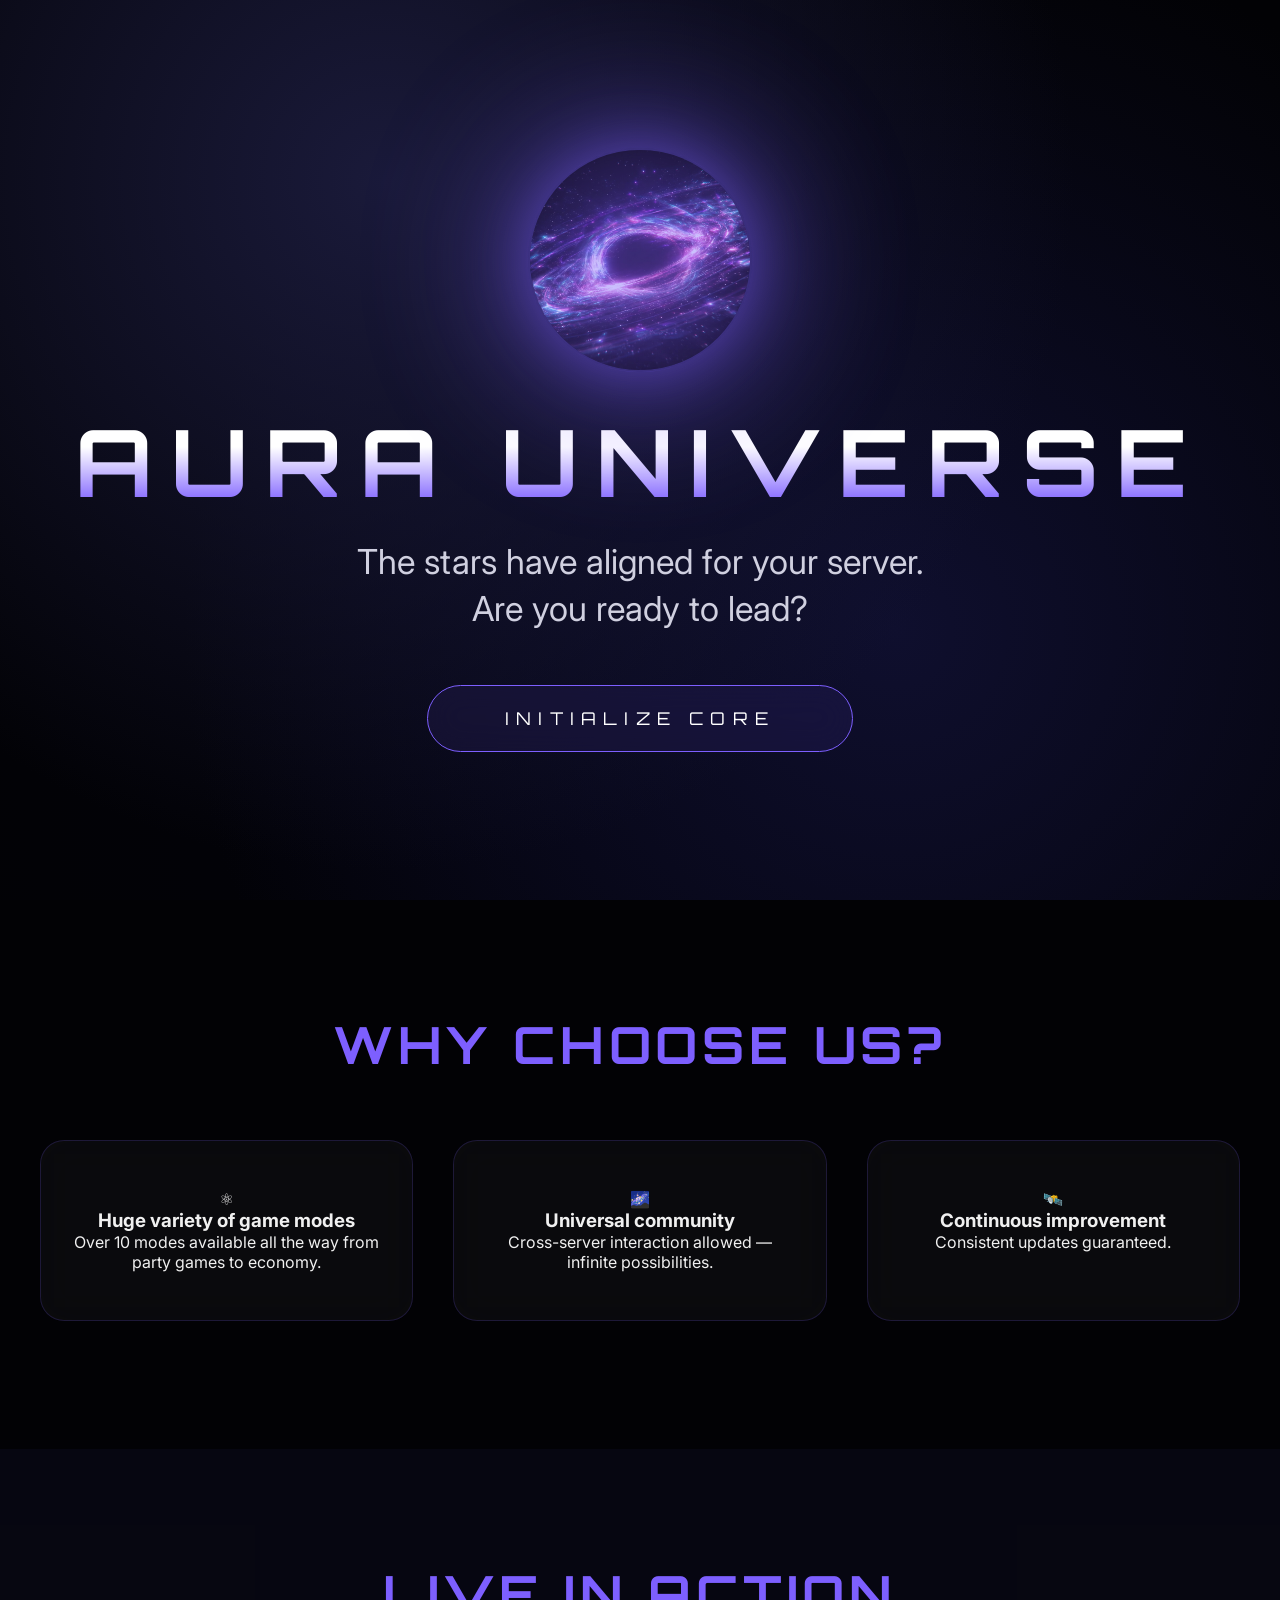
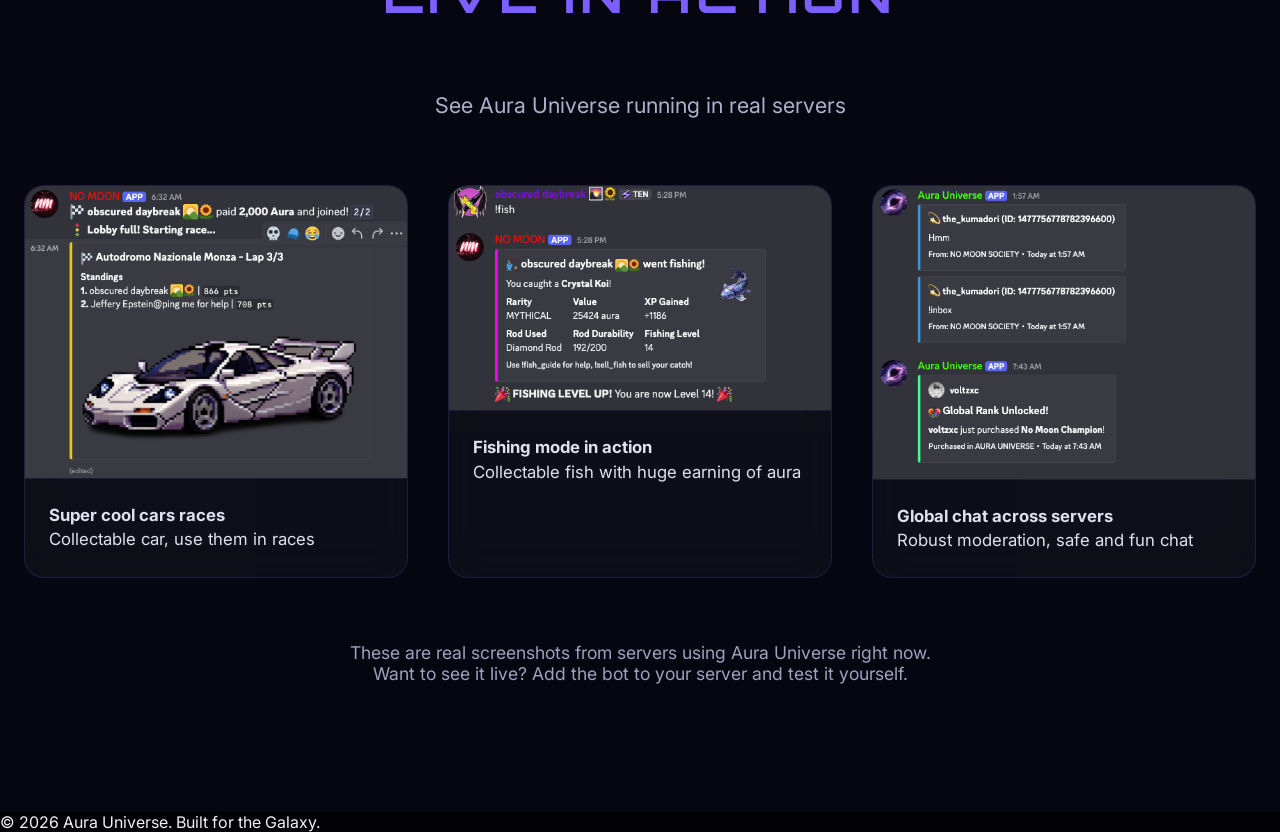
<file: index.html>
<!DOCTYPE html>
<html lang="en">
<head>
    <meta charset="UTF-8">
    <meta name="viewport" content="width=device-width, initial-scale=1.0">
    <title>Aura Universe | Create a remarkable venture</title>
    <link rel="stylesheet" href="style-main.css?v=1.1">
    <link href="https://fonts.googleapis.com/css2?family=Orbitron:wght@400;700&family=Inter:wght@300;400;600&display=swap" rel="stylesheet">
    <link rel="icon" type="image/x-icon" href="Images/aura_universe_logo.png">
</head>
<body>
    <!-- HERO -->
    <header class="vessel-header">
        <div class="logo-wrapper">
            <img src="Images/aura_universe_logo.png" 
                 alt="Aura Logo" 
                 class="main-logo">
            <div class="aura-glow"></div>
        </div>

        <h1 class="glitch-text">AURA UNIVERSE</h1>

        <p class="mysterious-intro">
            The stars have aligned for your server.<br>
            Are you ready to lead?
        </p>

        <a href="setup.html" class="start-btn">INITIALIZE CORE</a>
    </header>

    <!-- WHY CHOOSE US -->
    <section class="philosophy">
        <h2 class="section-title">WHY CHOOSE US?</h2>
        <div class="feature-grid">
            <div class="feature-item">
                <span class="icon">⚛️</span>
                <h3>Huge variety of game modes</h3>
                <p>Over 10 modes available all the way from party games to economy.</p>
            </div>
            <div class="feature-item">
                <span class="icon">🌌</span>
                <h3>Universal community</h3>
                <p>Cross-server interaction allowed — infinite possibilities.</p>
            </div>
            <div class="feature-item">
                <span class="icon">🛰️</span>
                <h3>Continuous improvement</h3>
                <p>Consistent updates guaranteed.</p>
            </div>
        </div>
    </section>

    <section class="live-proof">
    <h2 class="section-title">LIVE IN ACTION</h2>
    <p class="section-subtitle">See Aura Universe running in real servers</p>
    
    <div class="screenshot-grid">
        
        <div class="screenshot-card">
            <img src="proof/car.png" 
                 alt="Aura Bot in racing" 
                 class="server-screenshot">
            <div class="caption">
                <strong>Super cool cars races</strong><br>
                Collectable car, use them in races
            </div>
        </div>

        <div class="screenshot-card">
            <img src="proof/fishing.png" 
                 alt="Aura Bot with fishing" 
                 class="server-screenshot">
            <div class="caption">
                <strong>Fishing mode in action</strong><br>
                Collectable fish with huge earning of aura
            </div>
        </div>

        <div class="screenshot-card">
            <img src="proof/globalchat.png" 
                 alt="Chat across server" 
                 class="server-screenshot">
            <div class="caption">
                <strong>Global chat across servers</strong><br>
            Robust moderation, safe and fun chat
            </div>
        </div>
    </div>

    <p class="proof-note">
        These are real screenshots from servers using Aura Universe right now.<br>
        Want to see it live? Add the bot to your server and test it yourself.
    </p>
</section>

    <footer class="void-footer">
        <p>© 2026 Aura Universe. Built for the Galaxy.</p>
    </footer>

    <script src="script.js"></script>
</body>
</html>
</file>
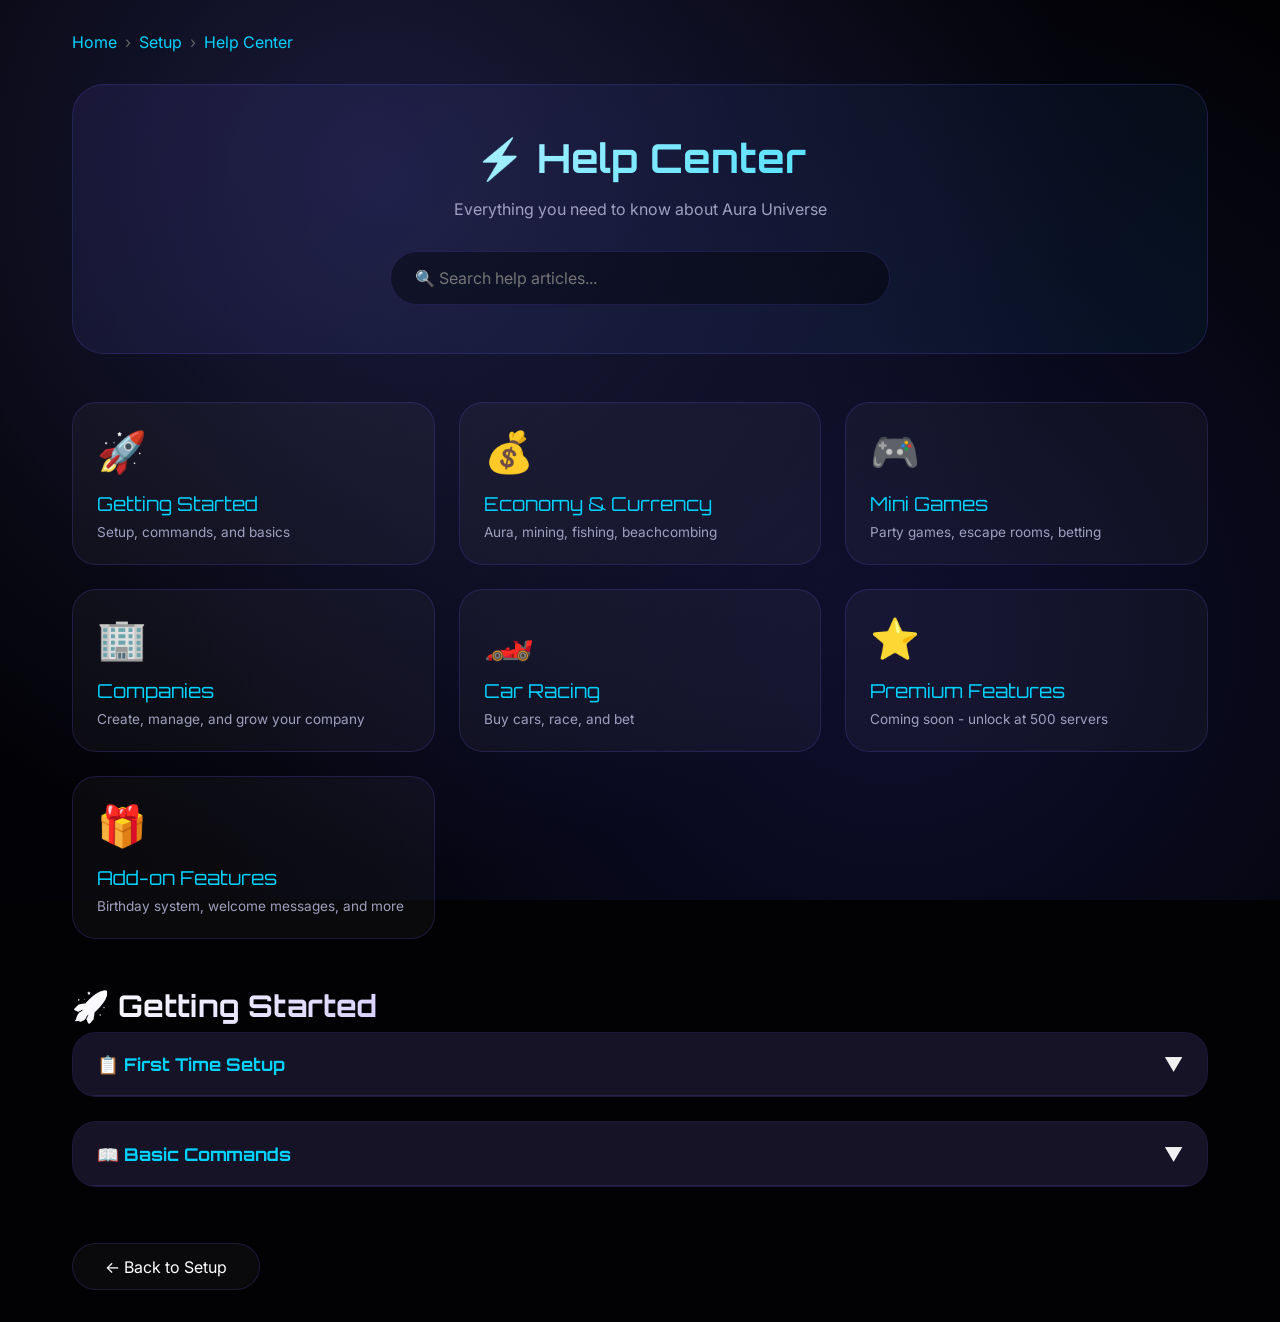
<file: help.html>
<!DOCTYPE html>
<html lang="en">
<head>
    <meta charset="UTF-8">
    <meta name="viewport" content="width=device-width, initial-scale=1.0">
    <title>Help Center - Aura Universe</title>
    <link href="https://fonts.googleapis.com/css2?family=Inter:opsz,wght@14..32,300;14..32,400;14..32,600;14..32,700&family=Orbitron:wght@400;500;600;700&display=swap" rel="stylesheet">
    <link rel="stylesheet" href="style-setup.css">
    <link rel="icon" type="image/x-icon" href="Images/aura_universe_logo.png">
    <style>
        html {
            scroll-behavior: smooth;
        }
        .help-container {
            max-width: 1200px;
            margin: 0 auto;
            padding: 2rem;
        }

        /* Hero Section */
        .help-hero {
            text-align: center;
            padding: 3rem 1rem;
            background: linear-gradient(135deg, rgba(125,95,255,0.1), rgba(0,210,255,0.05));
            border-radius: 2rem;
            margin-bottom: 3rem;
            border: 1px solid var(--glass-border);
        }

        .help-hero h1 {
            font-family: 'Orbitron', sans-serif;
            font-size: 2.5rem;
            margin-bottom: 1rem;
            background: linear-gradient(135deg, #fff, var(--aura-cyan));
            -webkit-background-clip: text;
            -webkit-text-fill-color: transparent;
        }

        .help-hero p {
            color: #a0a0c0;
            max-width: 600px;
            margin: 0 auto;
        }

        /* Search Bar */
        .search-container {
            max-width: 500px;
            margin: 2rem auto 0;
        }

        .search-input {
            width: 100%;
            padding: 1rem 1.5rem;
            background: rgba(0,0,0,0.4);
            border: 1px solid var(--glass-border);
            border-radius: 9999px;
            color: white;
            font-size: 1rem;
        }

        .search-input:focus {
            outline: none;
            border-color: var(--aura-purple);
        }

        /* Category Grid */
        .category-grid {
            display: grid;
            grid-template-columns: repeat(auto-fit, minmax(280px, 1fr));
            gap: 1.5rem;
            margin-bottom: 3rem;
        }

        .category-card {
            background: var(--glass);
            border: 1px solid var(--glass-border);
            border-radius: 1.5rem;
            padding: 1.5rem;
            cursor: pointer;
            transition: all 0.3s ease;
        }

        .category-card:hover {
            transform: translateY(-5px);
            border-color: var(--aura-purple);
            box-shadow: 0 10px 30px rgba(125,95,255,0.2);
        }

        .category-icon {
            font-size: 2.5rem;
            margin-bottom: 1rem;
        }

        .category-title {
            font-family: 'Orbitron', sans-serif;
            font-size: 1.2rem;
            margin-bottom: 0.5rem;
            color: var(--aura-cyan);
        }

        .category-desc {
            font-size: 0.85rem;
            color: #a0a0c0;
        }

        /* Content Sections */
        .content-section {
            display: none;
            animation: fadeIn 0.3s ease;
        }

        .content-section.active {
            display: block;
        }

        @keyframes fadeIn {
            from { opacity: 0; transform: translateY(20px); }
            to { opacity: 1; transform: translateY(0); }
        }

        .help-card {
            background: var(--glass);
            border: 1px solid var(--glass-border);
            border-radius: 1.5rem;
            margin-bottom: 1.5rem;
            overflow: hidden;
        }

        .help-card-header {
            padding: 1.2rem 1.5rem;
            background: rgba(125,95,255,0.1);
            border-bottom: 1px solid var(--glass-border);
            cursor: pointer;
            display: flex;
            justify-content: space-between;
            align-items: center;
        }

        .help-card-header h3 {
            font-family: 'Orbitron', sans-serif;
            font-size: 1.1rem;
            color: var(--aura-cyan);
        }

        .help-card-header .toggle-icon {
            font-size: 1.2rem;
            transition: transform 0.3s ease;
        }

        .help-card-header.active .toggle-icon {
            transform: rotate(180deg);
        }

        .help-card-body {
            padding: 0;
            max-height: 0;
            overflow: hidden;
            transition: all 0.3s ease;
        }

        .help-card-body.open {
            padding: 1.5rem;
            max-height: 600px;
            overflow-y: auto;
        }

        .help-card-body img {
            max-width: 100%;
            border-radius: 1rem;
            margin: 1rem 0;
            border: 1px solid var(--glass-border);
        }

        .command-list {
            list-style: none;
        }

        .command-list li {
            padding: 0.5rem 0;
            border-bottom: 1px solid var(--glass-border);
            display: flex;
            align-items: center;
            gap: 0.8rem;
            flex-wrap: wrap;
        }

        .command-code {
            background: rgba(0,0,0,0.5);
            padding: 0.2rem 0.6rem;
            border-radius: 0.5rem;
            font-family: monospace;
            color: var(--aura-cyan);
            font-size: 0.85rem;
        }

        .back-btn {
            display: inline-block;
            margin-top: 2rem;
            padding: 0.8rem 2rem;
            background: var(--glass);
            border: 1px solid var(--glass-border);
            border-radius: 9999px;
            color: white;
            text-decoration: none;
            transition: all 0.3s ease;
        }

        .back-btn:hover {
            border-color: var(--aura-purple);
        }

        .breadcrumb {
            display: flex;
            align-items: center;
            gap: 0.5rem;
            margin-bottom: 2rem;
            flex-wrap: wrap;
        }

        .breadcrumb a {
            color: var(--aura-cyan);
            text-decoration: none;
        }

        .breadcrumb span {
            color: #666;
        }

        .progress-bar {
            background: rgba(255,255,255,0.1);
            border-radius: 10px;
            height: 10px;
            overflow: hidden;
        }

        .progress-fill {
            height: 100%;
            border-radius: 10px;
            transition: width 0.5s ease;
        }

        @media (max-width: 768px) {
            .help-container {
                padding: 1rem;
            }
            .category-grid {
                grid-template-columns: 1fr;
            }
            .command-list li {
                flex-direction: column;
                align-items: flex-start;
            }
        }
    </style>
</head>
<body>
    <div class="help-container">
        <!-- Breadcrumb -->
        <div class="breadcrumb">
            <a href="index.html">Home</a>
            <span>›</span>
            <a href="setup.html">Setup</a>
            <span>›</span>
            <span style="color: var(--aura-cyan);">Help Center</span>
        </div>

        <!-- Hero Section -->
        <div class="help-hero">
            <h1>⚡ Help Center</h1>
            <p>Everything you need to know about Aura Universe</p>
            <div class="search-container">
                <input type="text" class="search-input" id="searchInput" placeholder="🔍 Search help articles...">
            </div>
        </div>

        <!-- Category Grid -->
        <div id="categoryGrid" class="category-grid">
            <div class="category-card" data-category="getting-started">
                <div class="category-icon">🚀</div>
                <div class="category-title">Getting Started</div>
                <div class="category-desc">Setup, commands, and basics</div>
            </div>
            <div class="category-card" data-category="economy">
                <div class="category-icon">💰</div>
                <div class="category-title">Economy & Currency</div>
                <div class="category-desc">Aura, mining, fishing, beachcombing</div>
            </div>
            <div class="category-card" data-category="games">
                <div class="category-icon">🎮</div>
                <div class="category-title">Mini Games</div>
                <div class="category-desc">Party games, escape rooms, betting</div>
            </div>
            <div class="category-card" data-category="companies">
                <div class="category-icon">🏢</div>
                <div class="category-title">Companies</div>
                <div class="category-desc">Create, manage, and grow your company</div>
            </div>
            <div class="category-card" data-category="racing">
                <div class="category-icon">🏎️</div>
                <div class="category-title">Car Racing</div>
                <div class="category-desc">Buy cars, race, and bet</div>
            </div>
            <div class="category-card" data-category="premium">
                <div class="category-icon">⭐</div>
                <div class="category-title">Premium Features</div>
                <div class="category-desc">Coming soon - unlock at 500 servers</div>
            </div>
            <div class="category-card" data-category="addons">
                <div class="category-icon">🎁</div>
                <div class="category-title">Add-on Features</div>
                <div class="category-desc">Birthday system, welcome messages, and more</div>
            </div>
        </div>

        <!-- Content Sections -->
        <div id="getting-started" class="content-section">
            <h2 class="section-title">🚀 Getting Started</h2>
            
            <div class="help-card">
                <div class="help-card-header" onclick="toggleCard(this)">
                    <h3>📋 First Time Setup</h3>
                    <span class="toggle-icon">▼</span>
                </div>
                <div class="help-card-body">
                    <p>Follow these steps to get started with Aura Universe:</p>
                    <ol style="margin-left: 1.5rem; margin-top: 1rem;">
                        <li>Invite the bot to your server using our setup page</li>
                        <li>Use <code class="command-code">!bothelp</code> to see all commands</li>
                        <li>Start your journey by following the in-server guide</li>
                    </ol>
                </div>
            </div>

            <div class="help-card">
                <div class="help-card-header" onclick="toggleCard(this)">
                    <h3>📖 Basic Commands</h3>
                    <span class="toggle-icon">▼</span>
                </div>
                <div class="help-card-body">
                    <ul class="command-list">
                        <li><span class="command-code">!aura</span> - Check your aura balance</li>
                        <li><span class="command-code">!profile</span> - View your profile</li>
                        <li><span class="command-code">!leaderboard</span> - View top players</li>
                        <li><span class="command-code">!inventory</span> - View your inventory items</li>
                    </ul>
                </div>
            </div>
        </div>

        <div id="economy" class="content-section">
            <h2 class="section-title">💰 Economy & Currency</h2>
            
            <div class="help-card">
                <div class="help-card-header" onclick="toggleCard(this)">
                    <h3>⛏️ Mining System</h3>
                    <span class="toggle-icon">▼</span>
                </div>
                <div class="help-card-body">
                    <p>Mine ores to earn aura and level up!</p>
                    <ul class="command-list">
                        <li><span class="command-code">!mine</span> - Start mining</li>
                        <li><span class="command-code">!companyshop &lt;name&gt;</span> - Buy and upgrade your pickaxe</li>
                        <li><span class="command-code">!sell &lt;name&gt; &lt;quantity&gt;</span> - Sell your ores</li>
                    </ul>
                </div>
            </div>

            <div class="help-card">
                <div class="help-card-header" onclick="toggleCard(this)">
                    <h3>🎣 Fishing System</h3>
                    <span class="toggle-icon">▼</span>
                </div>
                <div class="help-card-body">
                    <ul class="command-list">
                        <li><span class="command-code">!fish</span> - Go fishing</li>
                        <li><span class="command-code">!companyshop &lt;name&gt;</span> - Get better rods</li>
                        <li><span class="command-code">!sell &lt;name&gt; &lt;quantity&gt;</span> - Sell your catch</li>
                    </ul>
                </div>
            </div>

            <div class="help-card">
                <div class="help-card-header" onclick="toggleCard(this)">
                    <h3>🏖️ Beachcombing</h3>
                    <span class="toggle-icon">▼</span>
                </div>
                <div class="help-card-body">
                    <ul class="command-list">
                        <li><span class="command-code">!beachcomb</span> - Search the beach</li>
                        <li><span class="command-code">!beach_inventory</span> - View your finds</li>
                    </ul>
                </div>
            </div>
        </div>

        <div id="games" class="content-section">
            <h2 class="section-title">🎮 Mini Games</h2>
            
            <div class="help-card">
                <div class="help-card-header" onclick="toggleCard(this)">
                    <h3>🏃‍♂️ Escape Rooms</h3>
                    <span class="toggle-icon">▼</span>
                </div>
                <div class="help-card-body">
                    <p>Work together to solve puzzles and escape!</p>
                    <ul class="command-list">
                        <li><span class="command-code">!escape lobby</span> - Create/join a lobby</li>
                        <li><span class="command-code">!escape themes</span> - See available themes</li>
                        <li><span class="command-code">!escape start</span> - Start the game</li>
                        <li><span class="command-code">!escape answer &lt;answer&gt;</span> - Solve puzzles</li>
                    </ul>
                    <p><strong>Themes available:</strong> 🏚️ Haunted House, 🚀 Space Station, 🪦 Egypt Tomb, 🧪 Mad Scientist</p>
                </div>
            </div>

            <div class="help-card">
                <div class="help-card-header" onclick="toggleCard(this)">
                    <h3>🎭 Party Games</h3>
                    <span class="toggle-icon">▼</span>
                </div>
                <div class="help-card-body">
                    <ul class="command-list">
                        <li><span class="command-code">!mg bomb</span> - Number Bomb (elimination game)</li>
                        <li><span class="command-code">!mg count</span> - Counting Up (collision game)</li>
                        <li><span class="command-code">!mg wyr</span> - Would You Rather</li>
                        <li><span class="command-code">!emojigame</span> - Guess the emoji sentence</li>
                        <li><span class="command-code">!memescenario</span> - Meme challenge</li>
                    </ul>
                </div>
            </div>

            <div class="help-card">
                <div class="help-card-header" onclick="toggleCard(this)">
                    <h3>🐺 Werewolf Game</h3>
                    <span class="toggle-icon">▼</span>
                </div>
                <div class="help-card-body">
                    <p>Social deduction game for 5-15 players!</p>
                    <ul class="command-list">
                        <li><span class="command-code">!ww join</span> - Join the game</li>
                        <li><span class="command-code">!ww start</span> - Start the game</li>
                        <li><span class="command-code">!ww vote</span> - Vote to eliminate</li>
                    </ul>
                </div>
            </div>

            <div class="help-card">
                <div class="help-card-header" onclick="toggleCard(this)">
                    <h3>🎰 Casino & Betting</h3>
                    <span class="toggle-icon">▼</span>
                </div>
                <div class="help-card-body">
                    <ul class="command-list">
                        <li><span class="command-code">!casino</span> - Open casino menu</li>
                        <li><span class="command-code">!slots &lt;bet&gt;</span> - Play slots</li>
                        <li><span class="command-code">!wheel &lt;bet&gt;</span> - Spin the wheel</li>
                        <li><span class="command-code">!roulette &lt;bet&gt;</span> - Play roulette</li>
                        <li><span class="command-code">!bet @user &lt;amount&gt;</span> - Challenge someone</li>
                    </ul>
                </div>
            </div>
        </div>

        <div id="companies" class="content-section">
            <h2 class="section-title">🏢 Companies</h2>
            
            <div class="help-card">
                <div class="help-card-header" onclick="toggleCard(this)">
                    <h3>🏭 Creating a Company</h3>
                    <span class="toggle-icon">▼</span>
                </div>
                <div class="help-card-body">
                    <ul class="command-list">
                        <li><span class="command-code">!createcompany</span> - Start your own company</li>
                        <li><span class="command-code">!delete_my_company</span> - Delete your own company</li>
                        <li><span class="command-code">!company</span> - View your company profile</li>
                        <li><span class="command-code">!fortune</span> - View fortune 50 companies</li>
                        <li><span class="command-code">!company_edit</span> - Edit company details</li>
                    </ul>
                </div>
            </div>

            <div class="help-card">
                <div class="help-card-header" onclick="toggleCard(this)">
                    <h3>📦 Selling Items</h3>
                    <span class="toggle-icon">▼</span>
                </div>
                <div class="help-card-body">
                    <ul class="command-list">
                        <li><span class="command-code">!listsale "item" &lt;price&gt; &lt;quantity&gt;</span> - List items</li>
                        <li><span class="command-code">!companyshop &lt;company&gt;</span> - Browse shops</li>
                        <li><span class="command-code">!mysales</span> - View your listings</li>
                        <li><span class="command-code">!removesale &lt;id&gt;</span> - Remove listing</li>
                    </ul>
                    <p><strong>Example:</strong> <code class="command-code">!listsale "Steel Rod" 500 5</code></p>
                </div>
            </div>
        </div>

        <div id="racing" class="content-section">
            <h2 class="section-title">🏎️ Car Racing</h2>
            
            <div class="help-card">
                <div class="help-card-header" onclick="toggleCard(this)">
                    <h3>🏁 Getting Started with Racing</h3>
                    <span class="toggle-icon">▼</span>
                </div>
                <div class="help-card-body">
                    <ul class="command-list">
                        <li><span class="command-code">!garage</span> - View available cars and purchase</li>
                        <li><span class="command-code">!fleet</span> - View and deploy your cars</li>
                    </ul>
                </div>
            </div>

            <div class="help-card">
                <div class="help-card-header" onclick="toggleCard(this)">
                    <h3>🏆 Racing</h3>
                    <span class="toggle-icon">▼</span>
                </div>
                <div class="help-card-body">
                    <ul class="command-list">
                        <li><span class="command-code">!race setup</span> - Host a race</li>
                        <li><span class="command-code">!race join</span> - Join a race</li>
                    </ul>
                </div>
            </div>
        </div>

        <div id="premium" class="content-section">
            <h2 class="section-title">⭐ Premium Features</h2>
            
            <div class="help-card">
                <div class="help-card-header" onclick="toggleCard(this)">
                    <h3>🚀 Premium Unlock Conditions</h3>
                    <span class="toggle-icon">▼</span>
                </div>
                <div class="help-card-body">
                    <p>Premium features will unlock for <strong>EVERYONE</strong> when the bot reaches <strong>500+ servers</strong>!</p>
                    <div class="progress-bar" style="margin: 1rem 0;">
                        <div class="progress-fill" style="width: 47%; background: linear-gradient(90deg, var(--aura-purple), var(--aura-cyan));"></div>
                    </div>
                    <p>🎯 <strong>Current progress: 10 / 500 players</strong></p>
                    <p>Invite the bot to help unlock premium faster!</p>
                </div>
            </div>

            <div class="help-card">
                <div class="help-card-header" onclick="toggleCard(this)">
                    <h3>✨ Premium Features List</h3>
                    <span class="toggle-icon">▼</span>
                </div>
                <div class="help-card-body">
                    <ul class="command-list">
                        <li>👑 <strong>Mode's Premium Tier</strong> - Exclusive game modes</li>
                        <li>🎁 <strong>Exclusive Items</strong> - Special items for all members</li>
                        <li>🔓 <strong>Every Role Access</strong> - Unlock all role features</li>
                        <li>🏪 <strong>Exclusive Shop</strong> - Special items for everyone</li>
                        <li>⚡ <strong>Priority Support</strong> - Faster response times</li>
                        <li>🚀 <strong>Early Access</strong> - New features first</li>
                    </ul>
                </div>
            </div>
        </div>

        <div id="addons" class="content-section">
            <h2 class="section-title">🎁 Add-on Features</h2>
            
            <div class="help-card">
                <div class="help-card-header" onclick="toggleCard(this)">
                    <h3>👋 Welcome Messages</h3>
                    <span class="toggle-icon">▼</span>
                </div>
                <div class="help-card-body">
                    <p>Automatically welcome new members to your server with customizable messages!</p>
                    <ul class="command-list">
                        <li><span class="command-code">1.Get 100 aura join reward</span></li>
                        <li><span class="command-code">2.View what is the server about</span> - Customizable by filling server description</li>
                        <li><span class="command-code">3.Complete quests set or default</span> - Customizable by owner</li>
                    </ul>
                    <p><strong>Available placeholders:</strong></p>
                    <ul style="margin-left: 1.5rem; margin-top: 0.5rem;">
                        <li><code class="command-code">{user}</code> - Mention the new member</li>
                        <li><code class="command-code">{server}</code> - Server name</li>
                        <li><code class="command-code">{member_count}</code> - Server member count</li>
                    </ul>
                    <p><strong>Example:</strong> <code class="command-code">!setwelcomemessage Welcome {user} to {server}! You're member #{member_count}</code></p>
                </div>
            </div>

            <div class="help-card">
                <div class="help-card-header" onclick="toggleCard(this)">
                    <h3>🎂 Birthday System</h3>
                    <span class="toggle-icon">▼</span>
                </div>
                <div class="help-card-body">
                    <p>Celebrate your members' birthdays automatically!</p>
                    <ul class="command-list">
                        <li><span class="command-code">!birthday setup</span> - Set your birthday</li>
                        <li><span class="command-code">!birthday check</span> - Check your birthday</li>
                    </ul>
                    <p><strong>Features:</strong></p>
                    <ul style="margin-left: 1.5rem; margin-top: 0.5rem;">
                        <li>🎉 Automatic birthday announcements</li>
                        <li>🎁 Special birthday role assignment (if configured)</li>
                        <li>💰 Bonus aura rewards on birthdays</li>
                        <li>📅 Birthday calendar for server staff</li>
                    </ul>
                    <p><strong>Example:</strong> <code class="command-code">!setbirthday 06/15</code> - Sets your birthday to June 15th</p>
                </div>
            </div>
        </div>

        <!-- Back Button -->
        <a href="setup.html" class="back-btn">← Back to Setup</a>
    </div>

    <script>
        // Category navigation - scroll to section
        document.querySelectorAll('.category-card').forEach(card => {
            card.addEventListener('click', () => {
                const category = card.dataset.category;
                
                // Hide all content sections
                document.querySelectorAll('.content-section').forEach(section => {
                    section.classList.remove('active');
                });
                
                // Show selected section
                const targetSection = document.getElementById(category);
                if (targetSection) {
                    targetSection.classList.add('active');
                    
                    // Scroll to the section smoothly
                    targetSection.scrollIntoView({ 
                        behavior: 'smooth', 
                        block: 'start'
                    });
                }
            });
        });

        // Toggle card expansion
        function toggleCard(header) {
            const card = header.closest('.help-card');
            const body = card.querySelector('.help-card-body');
            const icon = header.querySelector('.toggle-icon');
            
            body.classList.toggle('open');
            header.classList.toggle('active');
        }

        // Search functionality
        const searchInput = document.getElementById('searchInput');
        if (searchInput) {
            searchInput.addEventListener('input', (e) => {
                const searchTerm = e.target.value.toLowerCase();
                
                // Search through all help cards
                document.querySelectorAll('.help-card').forEach(card => {
                    const text = card.innerText.toLowerCase();
                    if (text.includes(searchTerm)) {
                        card.style.display = 'block';
                    } else {
                        card.style.display = 'none';
                    }
                });
            });
        }

        // Show getting started by default
        document.getElementById('getting-started').classList.add('active');
    </script>
</body>
</html>
</file>
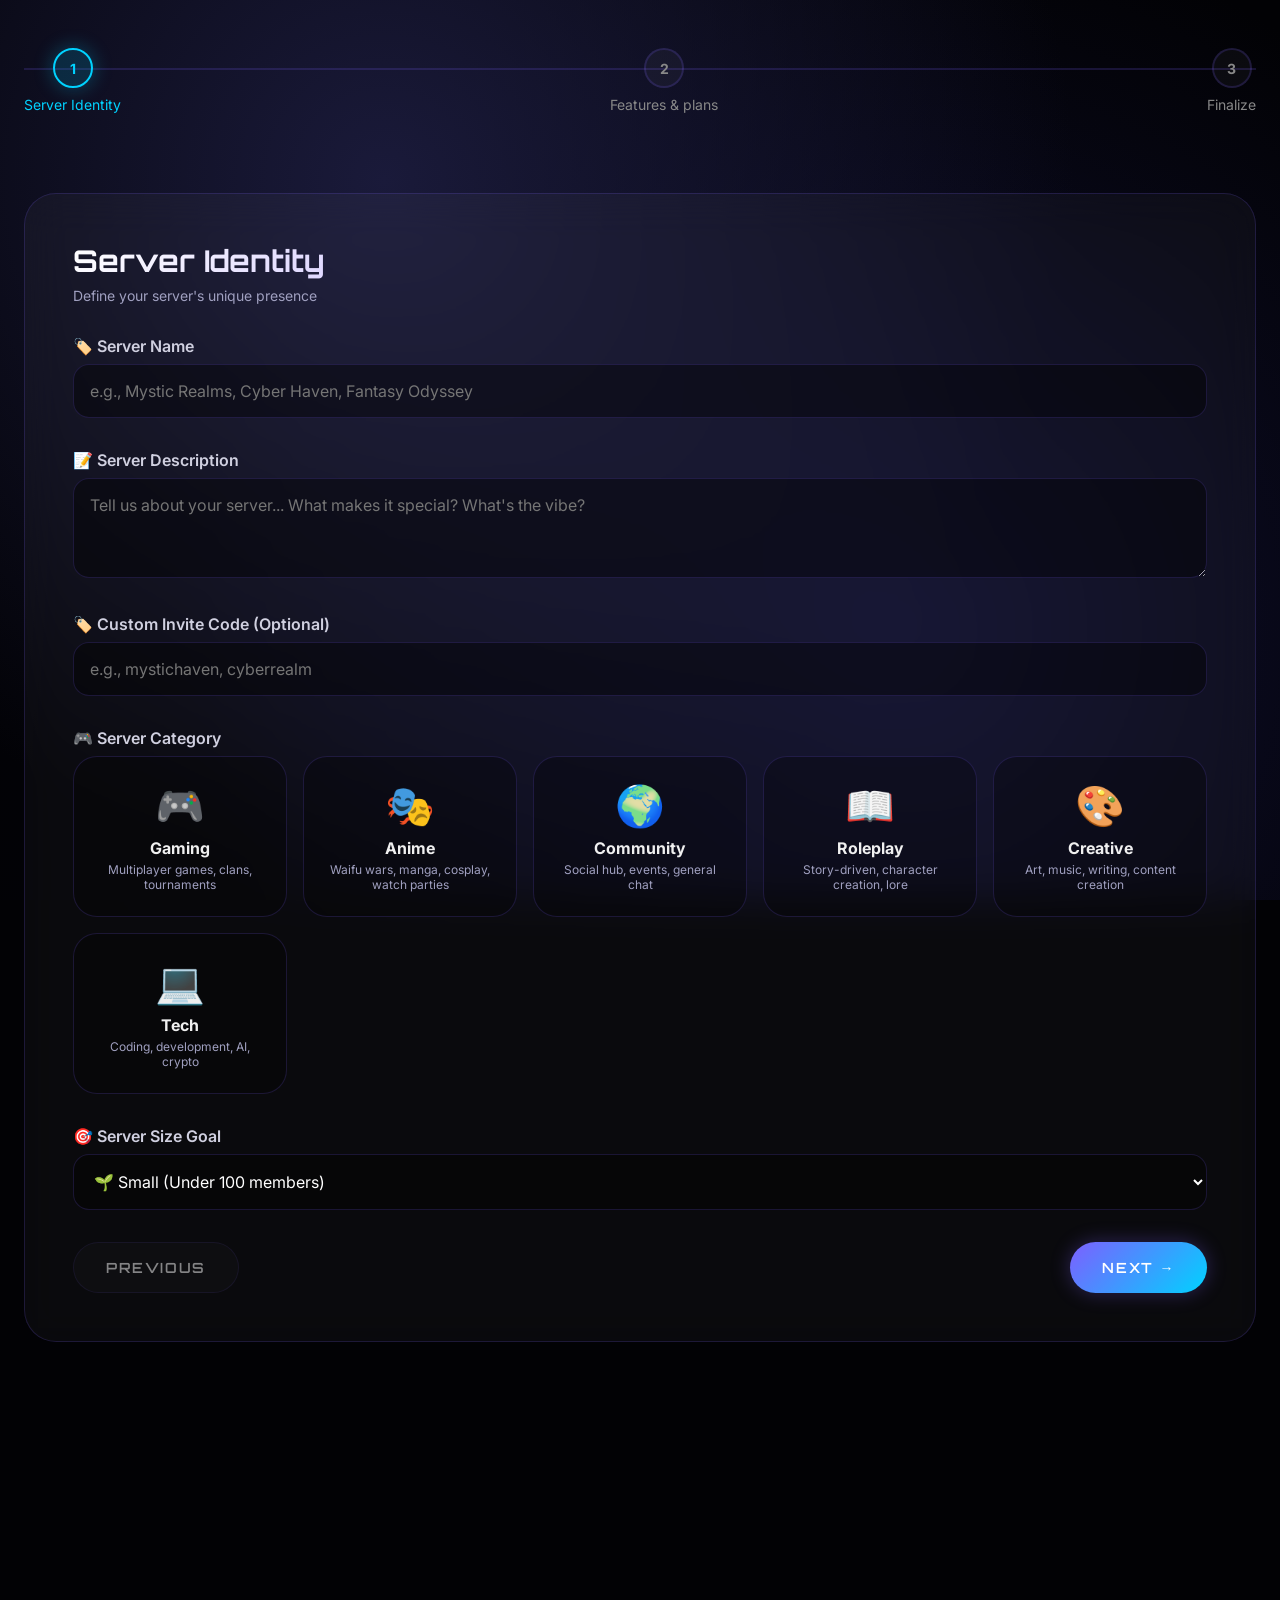
<file: setup.html>
<!DOCTYPE html>
<html lang="en">
<head>
  <meta charset="UTF-8">
  <meta name="viewport" content="width=device-width, initial-scale=1.0">
  <title>Aura universe - Server setup</title>
  <link href="https://fonts.googleapis.com/css2?family=Inter:opsz,wght@14..32,300;14..32,400;14..32,600;14..32,700&family=Orbitron:wght@400;500;600;700&display=swap" rel="stylesheet">
  <link rel="stylesheet" href="style-setup.css?v=1.2">
  <link rel="icon" type="image/x-icon" href="Images/aura_universe_logo.png">
</head>
<body>
    <div class="setup-container">
        <!-- Progress Bar -->
        <div class="progress-wrapper">
            <div class="progress-steps">
                <div class="step" data-step="1" id="step1">
                    <div class="step-number">1</div>
                    <span class="step-text">Server Identity</span>
                </div>
                <div class="step" data-step="2" id="step2">
                    <div class="step-number">2</div>
                    <span class="step-text">Features & plans</span>
                </div>
                <div class="step" data-step="3" id="step3">
                    <div class="step-number">3</div>
                    <span class="step-text">Finalize</span>
                </div>
            </div>
            <div class="progress-bar-bg"></div>
            <div class="progress-bar-fill" id="progressFill"></div>
        </div>

        <!-- SECTION 1: Server Identity -->
        <div id="section1" class="form-section active">
            <h2 class="section-title">Server Identity</h2>
            <p class="section-subtitle">Define your server's unique presence</p>
            
            <div class="form-group">
                <label>🏷️ Server Name</label>
                <input type="text" id="serverName" placeholder="e.g., Mystic Realms, Cyber Haven, Fantasy Odyssey" maxlength="100">
            </div>
            
            <div class="form-group">
                <label>📝 Server Description</label>
                <textarea id="serverDesc" placeholder="Tell us about your server... What makes it special? What's the vibe?"></textarea>
            </div>
            
            <div class="form-group">
                <label>🏷️ Custom Invite Code (Optional)</label>
                <input type="text" id="inviteCode" placeholder="e.g., mystichaven, cyberrealm" maxlength="20">
            </div>
            
            <div class="form-group">
                <label>🎮 Server Category</label>
                <div class="server-type-grid" id="serverTypeGrid">
                    <div class="server-option" data-type="gaming">
                        <span class="emoji">🎮</span>
                        <div class="name">Gaming</div>
                        <div class="desc">Multiplayer games, clans, tournaments</div>
                    </div>
                    <div class="server-option" data-type="anime">
                        <span class="emoji">🎭</span>
                        <div class="name">Anime</div>
                        <div class="desc">Waifu wars, manga, cosplay, watch parties</div>
                    </div>
                    <div class="server-option" data-type="community">
                        <span class="emoji">🌍</span>
                        <div class="name">Community</div>
                        <div class="desc">Social hub, events, general chat</div>
                    </div>
                    <div class="server-option" data-type="roleplay">
                        <span class="emoji">📖</span>
                        <div class="name">Roleplay</div>
                        <div class="desc">Story-driven, character creation, lore</div>
                    </div>
                    <div class="server-option" data-type="creative">
                        <span class="emoji">🎨</span>
                        <div class="name">Creative</div>
                        <div class="desc">Art, music, writing, content creation</div>
                    </div>
                    <div class="server-option" data-type="tech">
                        <span class="emoji">💻</span>
                        <div class="name">Tech</div>
                        <div class="desc">Coding, development, AI, crypto</div>
                    </div>
                </div>
            </div>

            <div class="form-group">
                <label>🎯 Server Size Goal</label>
                <select id="serverSize">
                    <option value="small">🌱 Small (Under 100 members)</option>
                    <option value="medium">🌿 Medium (100-500 members)</option>
                    <option value="large">🔥 Large (500-2000 members)</option>
                    <option value="huge">💀 Huge (2000+ members)</option>
                </select>
            </div>

            <div class="button-group">
                <button class="btn btn-secondary" disabled style="opacity:0.5">Previous</button>
                <button class="btn btn-primary" onclick="nextStep(2)">Next →</button>
            </div>
        </div>

        <!-- SECTION 2: Features & Plans -->
<div id="section2" class="form-section">
    <h2 class="section-title">Features and plans</h2>
    <p class="section-subtitle">Choose what kind of plan below fits you</p>
        
    <div class="pricing-container">
        <div class="pricing-card">
            <h3>Free</h3>
            <div class="price">$0<span>/mo</span></div>
            <ul>
                <li>✅ Mode's Basic Tier</li>
                <li>✅ Particle Roles Access</li>
                <li>❌ Exclusive Shop</li>
            </ul>
            <input type="radio" name="plan" value="free" id="plan-free" checked>
            <label for="plan-free" class="btn-select">Select Free</label>
            <div class="learn-more-link">
              <a href="help.html#free-server" target="_blank">Learn More →</a>
            </div>
        </div>

        <div class="pricing-card premium disabled-temp">
            <div class="badge">Coming Soon</div>
            <h3>Premium</h3>
            <div class="price">$4.99<span>/mo</span></div>
            <ul>
                <li>✅ Mode's Premium Tier</li>
                <li>✅ Exclusive item to all your members</li>
                <li>✅ Every Roles Access</li>
                <li>✅ Exclusive Shop(even basic member can access)</li>
            </ul>
            <div class="coming-soon-note">
              <span>🚀 Launching when 500+ players(along with other feature)</span>
              <span class="notify-me" onclick="notifyMe()">📧 Notify Me</span>
            </div>
            <input type="radio" name="plan" value="premium" id="plan-premium" disabled>
            <label for="plan-premium" class="btn-select">Select Premium</label>
            <div class="learn-more-link">
              <a href="help.html#premium-server" target="_blank">Learn More →</a>
            </div>
        </div>
    </div>
    <!-- Quest Configuration -->
<!-- Quest Configuration (VIP LOCKED for now) -->
<div class="config-section locked-vip">
    <!-- VIP Hype Overlay for Quests -->
    <div class="vip-hype-overlay">
        <div class="badge">Coming Soon - VIP Release</div>
        <p>🎯 **Custom Quests** are launching with our VIP update!</p>
        <p class="vip-benefits">✨ Create custom welcome quests • Set unique rewards • Track completion stats</p>
        <span class="notify-me" onclick="notifyMe()">📧 Notify Me When Available</span>
    </div>

    <h3>🎯 Server Quests</h3>
    <p class="config-desc">Quests feature is coming with the **VIP Launch**!</p>

    <div class="quest-item">
        <label>📝 Quest 1</label>
        <input type="text" id="quest1" placeholder="e.g., Say hi in #general → +50 aura" value="Say hi in #general-chat → +50 aura" readonly disabled>
        <button class="btn-config" onclick="openQuestModal(1)" disabled>🔒 Coming soon</button>
    </div>

    <div class="quest-item">
        <label>⛏️ Quest 2</label>
        <input type="text" id="quest2" placeholder="e.g., Mine, fish, or beachcomb 5 times → +200 aura" value="Mine, fish, or beachcomb 5 times → +200 aura" readonly disabled>
        <button class="btn-config" onclick="openQuestModal(2)" disabled>🔒 Coming soon</button>
    </div>

    <div class="quest-item">
        <label>📋 Quest 3</label>
        <input type="text" id="quest3" placeholder="e.g., Complete the server survey → +250 aura" value="Complete the server survey with `!survey` → +250 aura" readonly disabled>
        <button class="btn-config" onclick="openQuestModal(3)" disabled>🔒 Coming soon</button>
    </div>

    <div class="toggle-item">
        <label>🔘 Enable Quest System</label>
        <label class="switch">
            <input type="checkbox" id="questEnabled" checked disabled>
            <span class="slider"></span>
        </label>
    </div>
</div>

<!-- Survey Configuration (VIP LOCKED) -->
<div class="config-section locked-vip">
    <!-- VIP Hype Overlay -->
    <div class="vip-hype-overlay">
        <div class="badge">VIP Release</div>
        <p>Customizing surveys is coming with the **VIP Launch**!</p>
        <span class="notify-me" onclick="notifyMe()">📧 Notify Me</span>
    </div>

    <h3>📋 Server Survey</h3>
    <p class="config-desc">Customize the welcome survey for new members</p>

    <div class="survey-config">
        <div class="survey-header">
            <span>💰 Survey Reward</span>
            <input type="number" id="surveyReward" value="250" min="50" max="1000" step="10" disabled>
            <span>aura</span>
        </div>

        <div class="survey-questions" id="surveyQuestionsList">
            <div class="survey-question-item">
                <span>1. How did you find this server?</span>
                <button class="btn-config-small" onclick="openSurveyModal(0)" disabled>Edit</button>
            </div>
            <div class="survey-question-item">
                <span>2. What's your favorite feature so far?</span>
                <button class="btn-config-small" onclick="openSurveyModal(1)" disabled>Edit</button>
            </div>
            <div class="survey-question-item">
                <span>3. Any suggestions for improvement?</span>
                <button class="btn-config-small" onclick="openSurveyModal(2)" disabled>Edit</button>
            </div>
        </div>

        <button class="btn-add-question" onclick="addQuestion()" disabled>+ Add Question</button>
    </div>

    <div class="toggle-item">
        <label>🔘 Enable Survey System</label>
        <label class="switch">
            <input type="checkbox" id="surveyEnabled" checked disabled>
            <span class="slider"></span>
        </label>
    </div>
</div>

    <div class="extras-section">
        <h3>Add-on Features</h3>
        <div class="extras-grid">
            <label class="extra-item">
                <input type="checkbox" name="feature" value="welcome">
                <span>Welcoming messages</span>
            </label>
            <div class="learn-more-link">
              <a href="help.html#welcoming-system" target="_blank">Learn More →</a>
            </div>
            <label class="extra-item">
                <input type="checkbox" name="feature" value="birthday">
                <span>Birthday system</span>
            </label>
            <div class="learn-more-link">
              <a href="help.html#birthday-system" target="_blank">Learn More →</a>
            </div>
        </div>
    </div>    
    
    <div class="button-group">
        <button class="btn btn-secondary" onclick="prevStep(1)">← Previous</button>
        <button class="btn btn-primary" onclick="nextStep(3)">Next →</button>
    </div>
</div>

<!-- Quest Edit Modal -->
<div id="questModal" class="config-modal">
    <div class="config-modal-content">
        <div class="config-modal-header">
            <h2>Edit Quest</h2>
            <button class="modal-close" onclick="closeQuestModal()">&times;</button>
        </div>
        <div class="config-modal-body">
            <div class="form-group">
                <label>🎯 Quest Title</label>
                <input type="text" id="questTitle" placeholder="e.g., Say hi in #general">
            </div>
            <div class="form-group">
                <label>💰 Reward (aura)</label>
                <input type="number" id="questReward" value="50" min="10" max="1000">
            </div>
            <div class="form-group">
                <label>📝 Quest Description (optional)</label>
                <textarea id="questDesc" placeholder="Additional details about this quest..."></textarea>
            </div>
            <div class="form-group">
                <label>✅ Completion Requirement</label>
                <select id="questRequirement">
                    <option value="message">Send a message in specific channel</option>
                    <option value="activity">Complete activities (mine/fish/beach)</option>
                    <option value="command">Use specific command</option>
                    <option value="survey">Complete survey</option>
                </select>
            </div>
        </div>
        <div class="config-modal-footer">
            <button class="btn-secondary" onclick="closeQuestModal()">Cancel</button>
            <button class="btn-primary" onclick="saveQuest()">Save Quest</button>
        </div>
    </div>
</div>

<!-- Survey Question Edit Modal -->
<div id="surveyModal" class="config-modal">
    <div class="config-modal-content">
        <div class="config-modal-header">
            <h2>Edit Survey Question</h2>
            <button class="modal-close" onclick="closeSurveyModal()">&times;</button>
        </div>
        <div class="config-modal-body">
            <div class="form-group">
                <label>❓ Question Text</label>
                <input type="text" id="surveyQuestionText" placeholder="Enter your question">
            </div>
            <div class="form-group">
                <label>💬 Placeholder (optional)</label>
                <input type="text" id="surveyPlaceholder" placeholder="e.g., Type your answer here...">
            </div>
            <div class="form-group">
                <label>📏 Answer Type</label>
                <select id="surveyType">
                    <option value="short">Short Text (one line)</option>
                    <option value="paragraph">Paragraph (multiple lines)</option>
                    <option value="number">Number</option>
                    <option value="select">Multiple Choice</option>
                </select>
            </div>
            <div class="form-group" id="multipleChoiceOptions" style="display:none;">
                <label>🔘 Options (comma separated)</label>
                <input type="text" id="surveyOptions" placeholder="Option 1, Option 2, Option 3">
            </div>
            <div class="form-group">
                <label>⭐ Required?</label>
                <label class="switch" style="display: inline-block;">
                    <input type="checkbox" id="surveyRequired" checked>
                    <span class="slider"></span>
                </label>
            </div>
        </div>
        <div class="config-modal-footer">
            <button class="btn-secondary" onclick="closeSurveyModal()">Cancel</button>
            <button class="btn-primary" onclick="saveSurveyQuestion()">Save Question</button>
        </div>
    </div>
</div>

        <!-- SECTION 3: Review & Finalize -->
        <div id="section3" class="form-section">
            <h2 class="section-title">Review & Finalize</h2>
            <p class="section-subtitle">Review your server details before submission</p>
            
            <div class="review-card" id="reviewCard">
                <!-- Filled by JavaScript -->
            </div>
            
            <div class="form-group">
                <label>📧 Contact Email (Optional)</label>
                <input type="email" id="contactEmail" placeholder="For important updates about your server">
            </div>
            
            <div class="form-group">
                <label>✅ Agreement</label>
                <label style="display: flex; align-items: center; gap: 0.8rem; cursor: pointer;">
                    <input type="checkbox" id="agreeTerms" style="width: auto;">
                    I confirm that I own this server and agree to the terms of service
                </label>
            </div>
            
            <div class="button-group">
                <button class="btn btn-secondary" onclick="prevStep(2)">← Previous</button>
                <button class="btn btn-primary" onclick="submitSetup()">🚀 Launch Server →</button>
            </div>
        </div>
    </div>

    <!-- Loading Overlay -->
    <div class="loading-overlay" id="loadingOverlay">
        <div class="spinner"></div>
    </div>

    <script src="setup.js"></script>
</body>
</html>
</file>
<file: style-main.css>
:root {
    --bg-dark: #020205;
    --aura-purple: #7d5fff;
    --aura-cyan: #00d2ff;
    --glass: rgba(255, 255, 255, 0.035);
    --glass-border: rgba(125, 95, 255, 0.18);
}

* { box-sizing: border-box; margin: 0; padding: 0; }
html { scroll-behavior: smooth; }

body {
    background-color: var(--bg-dark);
    color: #f0f0f0;
    font-family: 'Inter', system-ui, sans-serif;
    overflow-x: hidden;
}

/* Background */
body::before {
    content: '';
    position: fixed;
    inset: 0;
    z-index: -2;
    background: radial-gradient(circle at 30% 20%, #1a1a3a 0%, transparent 60%),
                radial-gradient(circle at 70% 70%, #0f0f2e 0%, transparent 65%),
                radial-gradient(circle at 50% 80%, #02020a 0%, var(--bg-dark) 80%);
}

body::after {
    content: '';
    position: fixed;
    inset: 0;
    z-index: -1;
    background-image: url('https://www.transparenttextures.com/patterns/stardust.png');
    opacity: 0.35;
    mix-blend-mode: screen;
}

/* HERO - Clean & Balanced */
.vessel-header {
    min-height: 100dvh;
    display: flex;
    flex-direction: column;
    align-items: center;
    justify-content: center;
    text-align: center;
    padding: 2rem 1.5rem;
    gap: 1.8rem;           /* Controls space between logo, title, subtitle, button */
}

.logo-wrapper {
    position: relative;
    margin-bottom: 0.5rem;
}

.main-logo {
    width: 14rem;
    height: 14rem;
    border-radius: 50%;
    border: 2px solid var(--glass-border);
    box-shadow: 0 0 60px rgba(125, 95, 255, 0.45);
    animation: float 7s ease-in-out infinite;
}

.aura-glow {
    position: absolute;
    top: 50%; left: 50%;
    width: 18rem; height: 18rem;
    background: var(--aura-purple);
    filter: blur(70px);
    opacity: 0.45;
    transform: translate(-50%, -50%);
    border-radius: 50%;
    animation: aura-pulse 8s ease-in-out infinite;
}

@keyframes float { 0%, 100% { transform: translateY(0); } 50% { transform: translateY(-22px); } }
@keyframes aura-pulse { 0%, 100% { opacity: 0.45; transform: translate(-50%, -50%) scale(1); } 50% { opacity: 0.65; transform: translate(-50%, -50%) scale(1.07); } }

.glitch-text {
    font-family: 'Orbitron', sans-serif;
    font-size: clamp(3rem, 9vw, 5.8rem);
    letter-spacing: 1.1rem;
    text-transform: uppercase;
    background: linear-gradient(to bottom, #fff 35%, var(--aura-purple) 95%);
    -webkit-background-clip: text;
    -webkit-text-fill-color: transparent;
    line-height: 1.05;
}

.mysterious-intro {
    font-size: clamp(1.35rem, 4.8vw, 2.15rem);
    max-width: 780px;
    line-height: 1.35;
    color: #d0d0e0;
    margin-bottom: 1.5rem;
}

.start-btn {
    padding: 1.35rem 4.8rem;
    background: rgba(125, 95, 255, 0.09);
    border: 1.5px solid var(--aura-purple);
    border-radius: 9999px;
    color: white;
    font-family: 'Orbitron', sans-serif;
    font-size: 1.1rem;
    letter-spacing: 0.45rem;
    text-transform: uppercase;
    text-decoration: none;
    backdrop-filter: blur(16px);
    transition: all 0.5s ease;
}

.start-btn:hover {
    background: var(--aura-purple);
    box-shadow: 0 0 55px rgba(125, 95, 255, 0.75);
    transform: scale(1.07);
}

/* Other sections - better spacing */
.philosophy, .transmissions {
    padding: 7rem 1.5rem 8rem;
    text-align: center;
}

.section-title {
    font-family: 'Orbitron', sans-serif;
    font-size: clamp(2rem, 6vw, 3.2rem);
    margin-bottom: 4rem;
    letter-spacing: 0.3rem;
    color: var(--aura-purple);
}

.feature-grid {
    display: grid;
    grid-template-columns: repeat(auto-fit, minmax(300px, 1fr));
    gap: 2.5rem;
    max-width: 1200px;
    margin: 0 auto;
}

.feature-item {
    background: var(--glass);
    border: 1px solid var(--glass-border);
    padding: 3rem 2rem;
    border-radius: 24px;
    backdrop-filter: blur(20px);
}

.review-scroll, .leave-review {
    max-width: 720px;
    margin: 0 auto;
}

/* ====================== LIVE PROOF SECTION ====================== */
.live-proof {
    padding: 7rem 1.5rem 8rem;
    text-align: center;
    background: rgba(10, 10, 25, 0.6);
}

.section-subtitle {
    font-size: 1.35rem;
    color: #b0b0cc;
    max-width: 700px;
    margin: 0 auto 4rem;
    line-height: 1.5;
}

.screenshot-grid {
    display: grid;
    grid-template-columns: repeat(auto-fit, minmax(340px, 1fr));
    gap: 2.5rem;
    max-width: 1280px;
    margin: 0 auto;
}

.screenshot-card {
    background: var(--glass);
    border: 1px solid var(--glass-border);
    border-radius: 20px;
    overflow: hidden;
    backdrop-filter: blur(20px);
    transition: all 0.4s ease;
}

.screenshot-card:hover {
    transform: translateY(-12px);
    box-shadow: 0 20px 40px rgba(0, 210, 255, 0.15);
    border-color: var(--aura-cyan);
}

.server-screenshot {
    width: 100%;
    height: auto;
    display: block;
    border-bottom: 1px solid rgba(125, 95, 255, 0.15);
}

.caption {
    padding: 1.5rem;
    text-align: left;
    font-size: 1.05rem;
    line-height: 1.45;
    color: #e0e0f0;
}

.proof-note {
    margin-top: 4rem;
    font-size: 1.1rem;
    color: #a0a0c0;
    max-width: 680px;
    margin-left: auto;
    margin-right: auto;
}
</file>
<file: style-setup.css>
:root {
    --bg-dark: #020205;
    --aura-purple: #7d5fff;
    --aura-cyan: #00d2ff;
    --aura-green: #00ff88;
    --aura-gold: #ffd700;
    --glass: rgba(255, 255, 255, 0.035);
    --glass-border: rgba(125, 95, 255, 0.18);
    --success: #00ff88;
    --error: #ff4757;
    --warning: #ffa502;
    
    /* Typography scale using rem */
    --font-xs: 0.75rem;
    --font-sm: 0.875rem;
    --font-base: 1rem;
    --font-md: 1.125rem;
    --font-lg: 1.25rem;
    --font-xl: 1.5rem;
    --font-2xl: 1.875rem;
    --font-3xl: 2.25rem;
    
    /* Spacing scale using rem */
    --space-xs: 0.25rem;
    --space-sm: 0.5rem;
    --space-md: 1rem;
    --space-lg: 1.5rem;
    --space-xl: 2rem;
    --space-2xl: 3rem;
    --space-3xl: 4rem;
    
    /* Border radius */
    --radius-sm: 0.5rem;
    --radius-md: 1rem;
    --radius-lg: 1.5rem;
    --radius-xl: 2rem;
    --radius-full: 9999rem;
}

* { 
    box-sizing: border-box; 
    margin: 0; 
    padding: 0; 
}

html {
    font-size: 16px;
    scroll-behavior: smooth;
}

@media (max-width: 768px) {
    html {
        font-size: 14px;
    }
}

@media (max-width: 480px) {
    html {
        font-size: 12px;
    }
}

body {
    background-color: var(--bg-dark);
    color: #f0f0f0;
    font-family: 'Inter', system-ui, sans-serif;
    overflow-x: hidden;
    min-height: 100vh;
}

body::before {
    content: '';
    position: fixed;
    inset: 0;
    z-index: -2;
    background: radial-gradient(circle at 30% 20%, #1a1a3a 0%, transparent 60%),
                radial-gradient(circle at 70% 70%, #0f0f2e 0%, transparent 65%),
                radial-gradient(circle at 50% 80%, #02020a 0%, var(--bg-dark) 80%);
}

body::after {
    content: '';
    position: fixed;
    inset: 0;
    z-index: -1;
    background-image: url('https://www.transparenttextures.com/patterns/stardust.png');
    opacity: 0.35;
    mix-blend-mode: screen;
}

/* Setup Container */
.setup-container {
    max-width: 80rem;
    margin: 0 auto;
    padding: var(--space-2xl) var(--space-lg) var(--space-3xl);
    min-height: 100vh;
    display: flex;
    flex-direction: column;
}

/* Progress Bar */
.progress-wrapper {
    margin-bottom: var(--space-3xl);
    position: relative;
}

.progress-steps {
    display: flex;
    justify-content: space-between;
    margin-bottom: var(--space-md);
    position: relative;
    z-index: 2;
}

.step {
    display: flex;
    flex-direction: column;
    align-items: center;
    gap: var(--space-sm);
    font-size: var(--font-sm);
    color: #888;
    transition: all 0.4s ease;
}

.step.active {
    color: var(--aura-cyan);
}

.step.completed {
    color: var(--success);
}

.step-number {
    width: 2.5rem;
    height: 2.5rem;
    border-radius: 50%;
    background: var(--glass);
    border: 0.125rem solid var(--glass-border);
    display: flex;
    align-items: center;
    justify-content: center;
    font-weight: 700;
    transition: all 0.3s ease;
}

.step.active .step-number {
    border-color: var(--aura-cyan);
    background: rgba(0, 210, 255, 0.15);
    box-shadow: 0 0 1.25rem rgba(0, 210, 255, 0.3);
}

.step.completed .step-number {
    border-color: var(--success);
    background: rgba(0, 255, 136, 0.15);
}

.progress-bar-bg {
    position: absolute;
    top: 1.25rem;
    left: 0;
    right: 0;
    height: 0.125rem;
    background: var(--glass-border);
    z-index: 1;
}

.progress-bar-fill {
    position: absolute;
    top: 1.25rem;
    left: 0;
    height: 0.125rem;
    background: linear-gradient(90deg, var(--aura-purple), var(--aura-cyan));
    width: 0%;
    transition: width 0.5s ease;
    z-index: 2;
}

/* Form Sections */
/* RESET EVERYTHING FOR SECTIONS */
.form-section {
    background: var(--glass);
    border: 1px solid var(--glass-border);
    border-radius: var(--radius-xl);
    padding: var(--space-2xl);
    backdrop-filter: blur(20px);
    margin-bottom: var(--space-xl);
    opacity: 0;
    visibility: hidden;
}

/* The Force-Show State */
.form-section.active {
    display: block !important;
    opacity: 1 !important;
    visibility: visible !important;
    /* Basic fade in without the 'forwards' trap */
    transition: opacity 0.3s ease; 
}

@keyframes fadeIn {
    from { opacity: 0; transform: translateY(1.25rem); }
    to { opacity: 1; transform: translateY(0); }
}

.section-title {
    font-family: 'Orbitron', sans-serif;
    font-size: var(--font-2xl);
    margin-bottom: var(--space-sm);
    background: linear-gradient(135deg, #fff, var(--aura-purple));
    -webkit-background-clip: text;
    -webkit-text-fill-color: transparent;
}

.section-subtitle {
    color: #a0a0c0;
    margin-bottom: var(--space-xl);
    font-size: var(--font-sm);
}

/* Form Groups */
.form-group {
    margin-bottom: var(--space-xl);
}

label {
    display: block;
    margin-bottom: var(--space-sm);
    font-weight: 600;
    color: #d0d0e0;
}

input, textarea, select {
    width: 100%;
    padding: var(--space-md);
    background: rgba(0, 0, 0, 0.4);
    border: 0.0625rem solid var(--glass-border);
    border-radius: var(--radius-md);
    color: white;
    font-family: 'Inter', sans-serif;
    font-size: var(--font-base);
    transition: all 0.3s ease;
}

input:focus, textarea:focus, select:focus {
    outline: none;
    border-color: var(--aura-purple);
    box-shadow: 0 0 0.9375rem rgba(125, 95, 255, 0.2);
}

textarea {
    resize: vertical;
    min-height: 6.25rem;
}

/* Server Type Options */
.server-type-grid {
    display: grid;
    grid-template-columns: repeat(auto-fit, minmax(12.5rem, 1fr));
    gap: var(--space-md);
    margin-top: var(--space-sm);
}

.server-option {
    background: rgba(0, 0, 0, 0.3);
    border: 0.0625rem solid var(--glass-border);
    border-radius: var(--radius-lg);
    padding: var(--space-lg);
    text-align: center;
    cursor: pointer;
    transition: all 0.3s ease;
}

.server-option:hover {
    border-color: var(--aura-purple);
    transform: translateY(-0.1875rem);
}

.server-option.selected {
    border-color: var(--aura-cyan);
    background: rgba(0, 210, 255, 0.1);
    box-shadow: 0 0 1.25rem rgba(0, 210, 255, 0.2);
}

.server-option .emoji {
    font-size: 2.5rem;
    display: block;
    margin-bottom: var(--space-sm);
}

.server-option .name {
    font-weight: 700;
    margin-bottom: var(--space-xs);
}

.server-option .desc {
    font-size: var(--font-xs);
    color: #a0a0c0;
}

/* Premium Pricing Cards */
.pricing-container {
    display: flex;
    gap: var(--space-xl);
    justify-content: center;
    margin-bottom: var(--space-2xl);
    flex-wrap: wrap;
}

.pricing-card {
    flex: 1;
    min-width: 15rem;
    background: linear-gradient(135deg, rgba(255, 255, 255, 0.05), rgba(255, 255, 255, 0.02));
    border: 0.0625rem solid var(--glass-border);
    border-radius: var(--radius-xl);
    padding: var(--space-xl);
    text-align: center;
    transition: all 0.4s cubic-bezier(0.4, 0, 0.2, 1);
    position: relative;
    backdrop-filter: blur(10px);
}

.pricing-card:hover {
    transform: translateY(-0.5rem);
    border-color: var(--aura-purple);
    box-shadow: 0 1.25rem 2.5rem rgba(125, 95, 255, 0.2);
}

.pricing-card.premium {
    background: linear-gradient(135deg, rgba(125, 95, 255, 0.15), rgba(0, 210, 255, 0.08));
    border: 0.125rem solid transparent;
    background-clip: padding-box;
    position: relative;
    cursor: pointer;
}

.pricing-card.premium::before {
    content: '';
    position: absolute;
    inset: 0;
    border-radius: var(--radius-xl);
    padding: 0.125rem;
    background: linear-gradient(135deg, var(--aura-purple), var(--aura-cyan), var(--aura-gold));
    mask: linear-gradient(#fff 0 0) content-box, linear-gradient(#fff 0 0);
    -webkit-mask: linear-gradient(#fff 0 0) content-box, linear-gradient(#fff 0 0);
    -webkit-mask-composite: xor;
    mask-composite: exclude;
    pointer-events: none;
}

/* Temp disabled overlay for premium card */
.pricing-card.premium.disabled-temp {
    opacity: 0.85;
}

.pricing-card.premium.disabled-temp::after {
    content: '';
    position: absolute;
    top: 0;
    left: 0;
    right: 0;
    bottom: 0;
    background: rgba(0, 0, 0, 0.2);
    border-radius: var(--radius-xl);
    pointer-events: none;
    backdrop-filter: blur(1px);
}

/* Coming Soon Badge - Animated */
.pricing-card.premium .badge {
    position: absolute;
    top: -0.75rem;
    right: 1.25rem;
    background: linear-gradient(135deg, #ff6b6b, #ffa502);
    padding: var(--space-xs) var(--space-md);
    border-radius: var(--radius-full);
    font-size: var(--font-xs);
    font-weight: 700;
    text-transform: uppercase;
    letter-spacing: 0.125rem;
    color: white;
    box-shadow: 0 0 0.625rem rgba(255, 107, 107, 0.5);
    z-index: 10;
    white-space: nowrap;
    animation: badgePulse 2s ease-in-out infinite;
}

@keyframes badgePulse {
    0%, 100% {
        box-shadow: 0 0 5px rgba(255, 107, 107, 0.5);
        transform: scale(1);
    }
    50% {
        box-shadow: 0 0 20px rgba(255, 107, 107, 0.8);
        transform: scale(1.05);
    }
}

.pricing-card h3 {
    font-family: 'Orbitron', sans-serif;
    font-size: var(--font-xl);
    margin-bottom: var(--space-md);
    background: linear-gradient(135deg, #fff, var(--aura-cyan));
    -webkit-background-clip: text;
    -webkit-text-fill-color: transparent;
}

.pricing-card.premium h3 {
    background: linear-gradient(135deg, var(--aura-gold), var(--aura-cyan));
    -webkit-background-clip: text;
    -webkit-text-fill-color: transparent;
}

/* Lock icon on premium title */
.pricing-card.premium h3::after {
    content: ' 🔒';
    font-size: 0.8rem;
    opacity: 0.6;
}

.pricing-card .price {
    font-size: 3rem;
    font-weight: 700;
    margin-bottom: var(--space-lg);
    color: var(--aura-cyan);
    font-family: 'Orbitron', sans-serif;
}

.pricing-card.premium .price {
    color: var(--aura-gold);
    text-shadow: 0 0 0.625rem rgba(255, 215, 0, 0.3);
}

.pricing-card .price span {
    font-size: var(--font-base);
    font-weight: 400;
    color: #a0a0c0;
}

.pricing-card ul {
    list-style: none;
    text-align: left;
    margin-bottom: var(--space-xl);
}

.pricing-card ul li {
    padding: var(--space-sm) 0;
    color: #d0d0e0;
    font-size: var(--font-sm);
    border-bottom: 0.0625rem solid var(--glass-border);
}

.pricing-card ul li:last-child {
    border-bottom: none;
}

/* Coming Soon Note Styles */
.coming-soon-note {
    display: flex;
    justify-content: space-between;
    align-items: center;
    gap: var(--space-sm);
    margin: var(--space-lg) 0;
    padding: var(--space-sm) var(--space-md);
    background: rgba(255, 215, 0, 0.1);
    border: 1px solid rgba(255, 215, 0, 0.3);
    border-radius: var(--radius-md);
    font-size: var(--font-sm);
    flex-wrap: wrap;
}

.coming-soon-note span:first-child {
    color: var(--aura-gold);
    font-weight: 600;
    font-size: var(--font-xs);
}

/* Notify Me Button */
.notify-me {
    background: rgba(125, 95, 255, 0.2);
    padding: 0.25rem 0.75rem;
    border-radius: var(--radius-full);
    cursor: pointer;
    transition: all 0.3s ease;
    font-size: var(--font-xs);
    font-weight: 600;
    border: 1px solid rgba(125, 95, 255, 0.3);
    white-space: nowrap;
}

.notify-me:hover {
    background: linear-gradient(135deg, var(--aura-purple), var(--aura-cyan));
    transform: scale(1.05);
    border-color: transparent;
    box-shadow: 0 0 10px rgba(125, 95, 255, 0.5);
}

/* Disabled Radio Button Styles */
.pricing-card input[type="radio"] {
    display: none;
}

.pricing-card input[type="radio"][disabled] {
    display: none;
}

.pricing-card input[type="radio"][disabled] + .btn-select {
    opacity: 0.5;
    cursor: not-allowed;
    background: rgba(255, 255, 255, 0.05);
    border: 1px solid var(--glass-border);
    position: relative;
    overflow: hidden;
}

.pricing-card input[type="radio"][disabled] + .btn-select::before {
    content: '🔒';
    margin-right: 0.5rem;
    font-size: 0.8rem;
}

.pricing-card input[type="radio"][disabled] + .btn-select:hover {
    transform: none;
    box-shadow: none;
}

/* Tooltip on hover for disabled button */
.pricing-card input[type="radio"][disabled] + .btn-select {
    position: relative;
}

.pricing-card input[type="radio"][disabled] + .btn-select:hover::after {
    content: 'Premium will be available when we reach 500+ players!';
    position: absolute;
    bottom: 100%;
    left: 50%;
    transform: translateX(-50%);
    background: rgba(0, 0, 0, 0.9);
    color: var(--aura-gold);
    padding: 0.5rem 1rem;
    border-radius: var(--radius-md);
    font-size: 0.7rem;
    white-space: nowrap;
    z-index: 100;
    margin-bottom: 0.5rem;
    pointer-events: none;
    font-family: 'Inter', sans-serif;
    letter-spacing: normal;
    text-transform: none;
}

.pricing-card .btn-select {
    display: inline-block;
    width: 100%;
    padding: var(--space-md);
    background: var(--glass);
    border: 0.0625rem solid var(--glass-border);
    border-radius: var(--radius-full);
    color: white;
    font-family: 'Orbitron', sans-serif;
    font-size: var(--font-sm);
    font-weight: 600;
    text-transform: uppercase;
    letter-spacing: 0.0625rem;
    cursor: pointer;
    transition: all 0.3s ease;
}

.pricing-card input[type="radio"]:checked + .btn-select {
    background: linear-gradient(135deg, var(--aura-purple), var(--aura-cyan));
    border-color: transparent;
    box-shadow: 0 0 0.9375rem rgba(125, 95, 255, 0.4);
}

/* Responsive adjustments */
@media (max-width: 768px) {
    .coming-soon-note {
        flex-direction: column;
        text-align: center;
    }
    
    .pricing-card input[type="radio"][disabled] + .btn-select:hover::after {
        display: none;
    }
}

/* Extras Section */
.extras-section {
    margin-top: var(--space-2xl);
    padding-top: var(--space-xl);
    border-top: 0.0625rem solid var(--glass-border);
}

.extras-section h3 {
    font-family: 'Orbitron', sans-serif;
    font-size: var(--font-lg);
    margin-bottom: var(--space-lg);
    color: var(--aura-cyan);
}

.extras-grid {
    display: grid;
    grid-template-columns: repeat(auto-fit, minmax(12.5rem, 1fr));
    gap: var(--space-md);
}

.extra-item {
    display: flex;
    align-items: center;
    gap: var(--space-md);
    padding: var(--space-md);
    background: rgba(0, 0, 0, 0.3);
    border: 0.0625rem solid var(--glass-border);
    border-radius: var(--radius-md);
    cursor: pointer;
    transition: all 0.3s ease;
}

.extra-item:hover {
    border-color: var(--aura-purple);
    background: rgba(125, 95, 255, 0.1);
}

.extra-item input[type="checkbox"] {
    width: auto;
    margin: 0;
    transform: scale(1.2);
    cursor: pointer;
}

.extra-item span {
    font-size: var(--font-sm);
    color: #d0d0e0;
}

/* Buttons */
.button-group {
    display: flex;
    justify-content: space-between;
    gap: var(--space-md);
    margin-top: var(--space-md);
}

.btn {
    padding: var(--space-md) var(--space-xl);
    border-radius: var(--radius-full);
    font-family: 'Orbitron', sans-serif;
    font-weight: 600;
    text-transform: uppercase;
    letter-spacing: 0.1rem;
    font-size: var(--font-sm);
    cursor: pointer;
    transition: all 0.3s ease;
    border: none;
    background: var(--glass);
    border: 0.0625rem solid var(--glass-border);
    color: white;
}

.btn-primary {
    background: linear-gradient(135deg, var(--aura-purple), var(--aura-cyan));
    border: none;
    box-shadow: 0 0 1.25rem rgba(125, 95, 255, 0.3);
}

.btn-primary:hover {
    transform: scale(1.05);
    box-shadow: 0 0 2.1875rem rgba(125, 95, 255, 0.5);
}

.btn-secondary:hover {
    border-color: var(--aura-purple);
    transform: scale(1.02);
}

/* Review Section */
.review-card {
    background: rgba(0, 0, 0, 0.3);
    border-radius: var(--radius-lg);
    padding: var(--space-lg);
    margin-bottom: var(--space-md);
}

.review-item {
    display: flex;
    justify-content: space-between;
    padding: var(--space-md) 0;
    border-bottom: 0.0625rem solid var(--glass-border);
}

.review-label {
    font-weight: 600;
    color: var(--aura-cyan);
}

.review-value {
    color: #d0d0e0;
}

/* Loading Overlay */
.loading-overlay {
    position: fixed;
    top: 0;
    left: 0;
    right: 0;
    bottom: 0;
    background: rgba(2, 2, 5, 0.95);
    backdrop-filter: blur(10px);
    display: flex;
    align-items: center;
    justify-content: center;
    z-index: 1000;
    opacity: 0;
    visibility: hidden;
    transition: all 0.3s ease;
}

.loading-overlay.active {
    opacity: 1;
    visibility: visible;
}

.spinner {
    width: 3.75rem;
    height: 3.75rem;
    border: 0.1875rem solid var(--glass-border);
    border-top-color: var(--aura-purple);
    border-radius: 50%;
    animation: spin 1s linear infinite;
}

@keyframes spin {
    to { transform: rotate(360deg); }
}

/* Success Message */
.success-message {
    text-align: center;
    padding: var(--space-xl);
}

.success-message .emoji {
    font-size: 4rem;
    margin-bottom: var(--space-md);
}

/* Responsive Design */
@media (max-width: 768px) {
    .setup-container {
        padding: var(--space-lg);
    }
    
    .form-section {
        padding: var(--space-lg);
    }
    
    .pricing-container {
        flex-direction: column;
        gap: var(--space-lg);
    }
    
    .pricing-card {
        min-width: auto;
    }
    
    .server-type-grid {
        grid-template-columns: repeat(2, 1fr);
    }
    
    .step-text {
        display: none;
    }
    
    .button-group {
        flex-direction: column;
    }
    
    .btn {
        width: 100%;
    }
}

@media (max-width: 480px) {
    .server-type-grid {
        grid-template-columns: 1fr;
    }
    
    .review-item {
        flex-direction: column;
        gap: var(--space-xs);
    }
    
    .section-title {
        font-size: var(--font-xl);
    }
}

/* Custom Scrollbar */
::-webkit-scrollbar {
    width: 0.5rem;
}

::-webkit-scrollbar-track {
    background: var(--glass);
    border-radius: var(--radius-full);
}

::-webkit-scrollbar-thumb {
    background: var(--aura-purple);
    border-radius: var(--radius-full);
}

::-webkit-scrollbar-thumb:hover {
    background: var(--aura-cyan);
}

/* Animations for premium cards */
@keyframes premiumGlow {
    0%, 100% {
        box-shadow: 0 0 1.25rem rgba(125, 95, 255, 0.2);
    }
    50% {
        box-shadow: 0 0 2.5rem rgba(125, 95, 255, 0.4);
    }
}

.pricing-card.premium {
    animation: premiumGlow 3s ease-in-out infinite;
}

.learn-more-link {
    margin-top: var(--space-md);
    text-align: center;
}

.learn-more-link a {
    color: var(--aura-cyan);
    text-decoration: none;
    font-size: var(--font-sm);
    transition: all 0.3s ease;
    display: inline-block;
}

.learn-more-link a:hover {
    color: var(--aura-purple);
    transform: translateX(5px);
}

/* Config Section */
.config-section {
    background: rgba(0, 0, 0, 0.2);
    border-radius: var(--radius-lg);
    padding: var(--space-lg);
    margin-bottom: var(--space-xl);
    border: 1px solid var(--glass-border);
}

.config-section h3 {
    font-family: 'Orbitron', sans-serif;
    font-size: var(--font-md);
    color: var(--aura-cyan);
    margin-bottom: var(--space-sm);
}

.config-desc {
    font-size: var(--font-sm);
    color: #a0a0c0;
    margin-bottom: var(--space-lg);
}

.quest-item {
    display: flex;
    align-items: center;
    gap: var(--space-md);
    margin-bottom: var(--space-md);
    flex-wrap: wrap;
}

.quest-item label {
    min-width: 80px;
    margin-bottom: 0;
}

.quest-item input {
    flex: 2;
    min-width: 200px;
}

.btn-config {
    background: var(--glass);
    border: 1px solid var(--glass-border);
    border-radius: var(--radius-md);
    padding: var(--space-sm) var(--space-md);
    color: var(--aura-cyan);
    cursor: pointer;
    transition: all 0.3s ease;
}

.btn-config:hover {
    border-color: var(--aura-purple);
    transform: scale(1.02);
}

.btn-config-small {
    background: var(--glass);
    border: 1px solid var(--glass-border);
    border-radius: var(--radius-sm);
    padding: 2px 8px;
    color: var(--aura-cyan);
    cursor: pointer;
    font-size: var(--font-xs);
    transition: all 0.3s ease;
}

.btn-config-small:hover {
    border-color: var(--aura-purple);
}

/* Toggle Switch */
.toggle-item {
    display: flex;
    justify-content: space-between;
    align-items: center;
    margin-top: var(--space-md);
    padding-top: var(--space-md);
    border-top: 1px solid var(--glass-border);
}

.switch {
    position: relative;
    display: inline-block;
    width: 50px;
    height: 24px;
}

.switch input {
    opacity: 0;
    width: 0;
    height: 0;
}

.slider {
    position: absolute;
    cursor: pointer;
    top: 0;
    left: 0;
    right: 0;
    bottom: 0;
    background-color: #ccc;
    transition: 0.4s;
    border-radius: 24px;
}

.slider:before {
    position: absolute;
    content: "";
    height: 18px;
    width: 18px;
    left: 3px;
    bottom: 3px;
    background-color: white;
    transition: 0.4s;
    border-radius: 50%;
}

input:checked + .slider {
    background: linear-gradient(135deg, var(--aura-purple), var(--aura-cyan));
}

input:checked + .slider:before {
    transform: translateX(26px);
}

/* Survey Config */
.survey-header {
    display: flex;
    align-items: center;
    gap: var(--space-md);
    margin-bottom: var(--space-lg);
}

.survey-header input {
    width: 100px;
}

.survey-questions {
    margin-bottom: var(--space-md);
}

.survey-question-item {
    display: flex;
    justify-content: space-between;
    align-items: center;
    padding: var(--space-sm) 0;
    border-bottom: 1px solid var(--glass-border);
}

.btn-add-question {
    background: var(--glass);
    border: 1px dashed var(--glass-border);
    border-radius: var(--radius-md);
    padding: var(--space-sm) var(--space-md);
    color: var(--aura-cyan);
    cursor: pointer;
    width: 100%;
    margin-top: var(--space-sm);
    transition: all 0.3s ease;
}

.btn-add-question:hover {
    border-color: var(--aura-purple);
    background: rgba(125, 95, 255, 0.1);
}

/* Config Modal */
.config-modal {
    display: none;
    position: fixed;
    z-index: 1000;
    left: 0;
    top: 0;
    width: 100%;
    height: 100%;
    background-color: rgba(0, 0, 0, 0.8);
    backdrop-filter: blur(10px);
    align-items: center;
    justify-content: center;
}

.config-modal.active {
    display: flex;
}

.config-modal-content {
    background: linear-gradient(135deg, rgba(10, 10, 25, 0.98), rgba(5, 5, 15, 0.98));
    border: 1px solid var(--glass-border);
    border-radius: var(--radius-xl);
    max-width: 500px;
    width: 90%;
    max-height: 80vh;
    overflow-y: auto;
    animation: modalFadeIn 0.3s ease;
}

.config-modal-header {
    padding: var(--space-lg);
    border-bottom: 1px solid var(--glass-border);
    display: flex;
    justify-content: space-between;
    align-items: center;
}

.config-modal-header h2 {
    font-family: 'Orbitron', sans-serif;
    font-size: var(--font-lg);
    background: linear-gradient(135deg, var(--aura-cyan), var(--aura-purple));
    -webkit-background-clip: text;
    -webkit-text-fill-color: transparent;
}

.config-modal-body {
    padding: var(--space-xl);
}

.config-modal-footer {
    padding: var(--space-lg);
    border-top: 1px solid var(--glass-border);
    display: flex;
    justify-content: flex-end;
    gap: var(--space-md);
}

.locked-vip {
    position: relative;
    overflow: hidden;
}

.vip-hype-overlay {
    position: absolute;
    top: 0; left: 0; width: 100%; height: 100%;
    background: rgba(10, 10, 15, 0.7);
    backdrop-filter: blur(4px);
    z-index: 10;
    display: flex;
    flex-direction: column;
    justify-content: center;
    align-items: center;
    text-align: center;
    border: 2px dashed #00ff88;
    border-radius: 12px;
}

.disabled-input {
    opacity: 0.5;
    pointer-events: none;
}

/* Ensure Modals actually show up */
.config-modal.active {
    display: flex !important;
    opacity: 1;
    visibility: visible;
}
</file>
